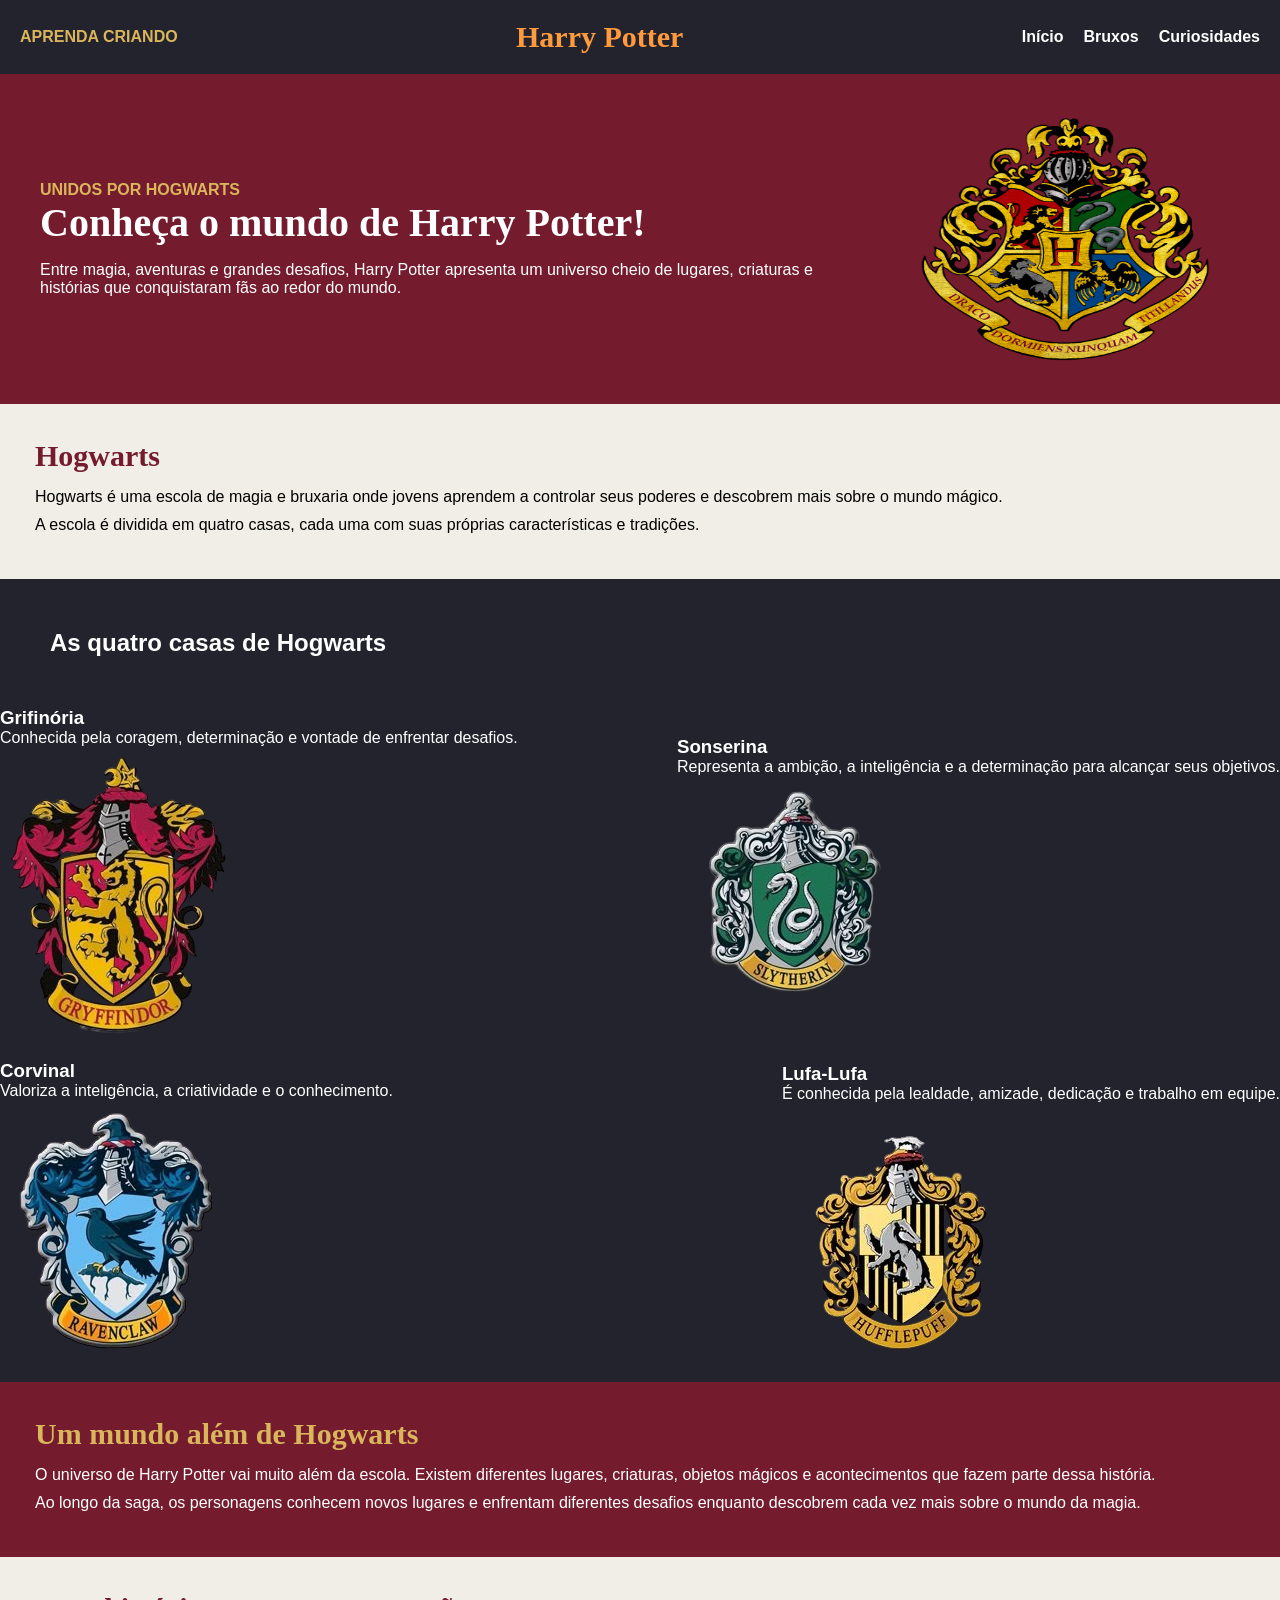
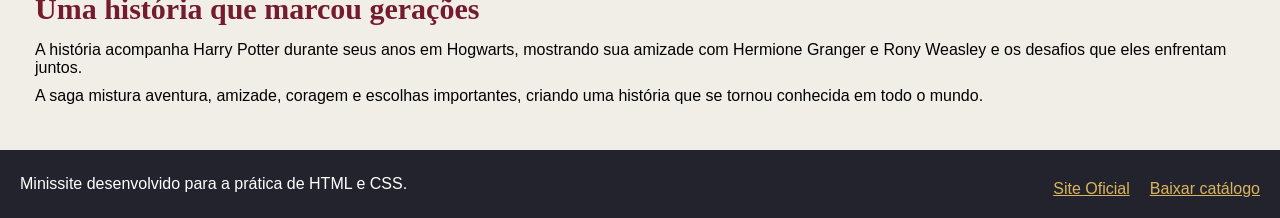
<file: index.html>
<!DOCTYPE html>
<html lang="pt-BR">

<head>

    <meta charset="UTF-8">

    <title>Harry Potter</title>

    <link rel="stylesheet" href="css/style.css">

</head>

<body>


    <header>

        <p><strong>APRENDA CRIANDO</strong></p>

        <h1>Harry Potter</h1>

        <section id="menu">

            <a href="index.html">Início</a>
            <a href="pages/bruxos.html">Bruxos</a>
            <a href="pages/curiosidades.html">Curiosidades</a>

        </section>

    </header>


    <main>


        <section id="introducao">

            <article>

                <p><strong>UNIDOS POR HOGWARTS</strong></p>

                <h2>Conheça o mundo de Harry Potter!</h2>

                <p>Entre magia, aventuras e grandes desafios, Harry Potter apresenta um universo cheio de lugares, criaturas e histórias que conquistaram fãs ao redor do mundo.</p>


            </article>

            <img src="assets/img/casas.png" alt="Brasão das quatro casas de Hogwarts">

        </section>


        <section id="hogwarts">

            <article>

                <h2>Hogwarts</h2>

                <p>Hogwarts é uma escola de magia e bruxaria onde jovens aprendem a controlar seus poderes e descobrem mais sobre o mundo mágico.</p>

                <p>A escola é dividida em quatro casas, cada uma com suas próprias características e tradições.</p>

            </article>

        </section>

        <h2 id="titulo-casas">As quatro casas de Hogwarts</h2>

        <section id="casas">


            <article>

                <h3>Grifinória</h3>

                <p>Conhecida pela coragem, determinação e vontade de enfrentar desafios.</p>

                    <img src="assets/img/grifinoria.png" alt="Brasão da Grifinória">

            </article>

            <article>

                <h3>Sonserina</h3>

                <p>Representa a ambição, a inteligência e a determinação para alcançar seus objetivos.</p>
                   <img src="assets/img/sonserina.png" alt="Brasão da Sonserina">

            </article>

            <article>

                <h3>Corvinal</h3>

                <p>Valoriza a inteligência, a criatividade e o conhecimento.</p>
                   <img src="assets/img/corvinal.png" alt="Brasão da Corvinal">

            </article>

            <article>

                <h3>Lufa-Lufa</h3>

                <p>É conhecida pela lealdade, amizade, dedicação e trabalho em equipe.</p>
                   <img src="assets/img/lufa.png" alt="Brasão da Lufa-Lufa">

            </article>

        </section>




        <section id="universo">

            <article>

                <h2>Um mundo além de Hogwarts</h2>

                <p>O universo de Harry Potter vai muito além da escola. Existem diferentes lugares, criaturas, objetos mágicos e acontecimentos que fazem parte dessa história.</p>

                <p>Ao longo da saga, os personagens conhecem novos lugares e enfrentam diferentes desafios enquanto descobrem cada vez mais sobre o mundo da magia.</p>

            </article>

        </section>

        <section id="historia">

            <article>

                <h2>Uma história que marcou gerações</h2>

                <p>A história acompanha Harry Potter durante seus anos em Hogwarts, mostrando sua amizade com Hermione Granger e Rony Weasley e os desafios que eles enfrentam juntos.</p>

                <p>A saga mistura aventura, amizade, coragem e escolhas importantes, criando uma história que se tornou conhecida em todo o mundo.</p>

            </article>

        </section>

    </main>

    <footer>
         <section id="footer">
               <p>Minissite desenvolvido para a prática de HTML e CSS.</p>
        </section>
         <section id="menu-final">
                <p><a href="https://www.harrypotter.com/" target="_blank" rel="noreferrer">Site Oficial</a></p>
                <p><a href="../assets/files/teste.txt" download>Baixar catálogo </a></p>
        </section>

    </footer>

</body>

</html>
</file>
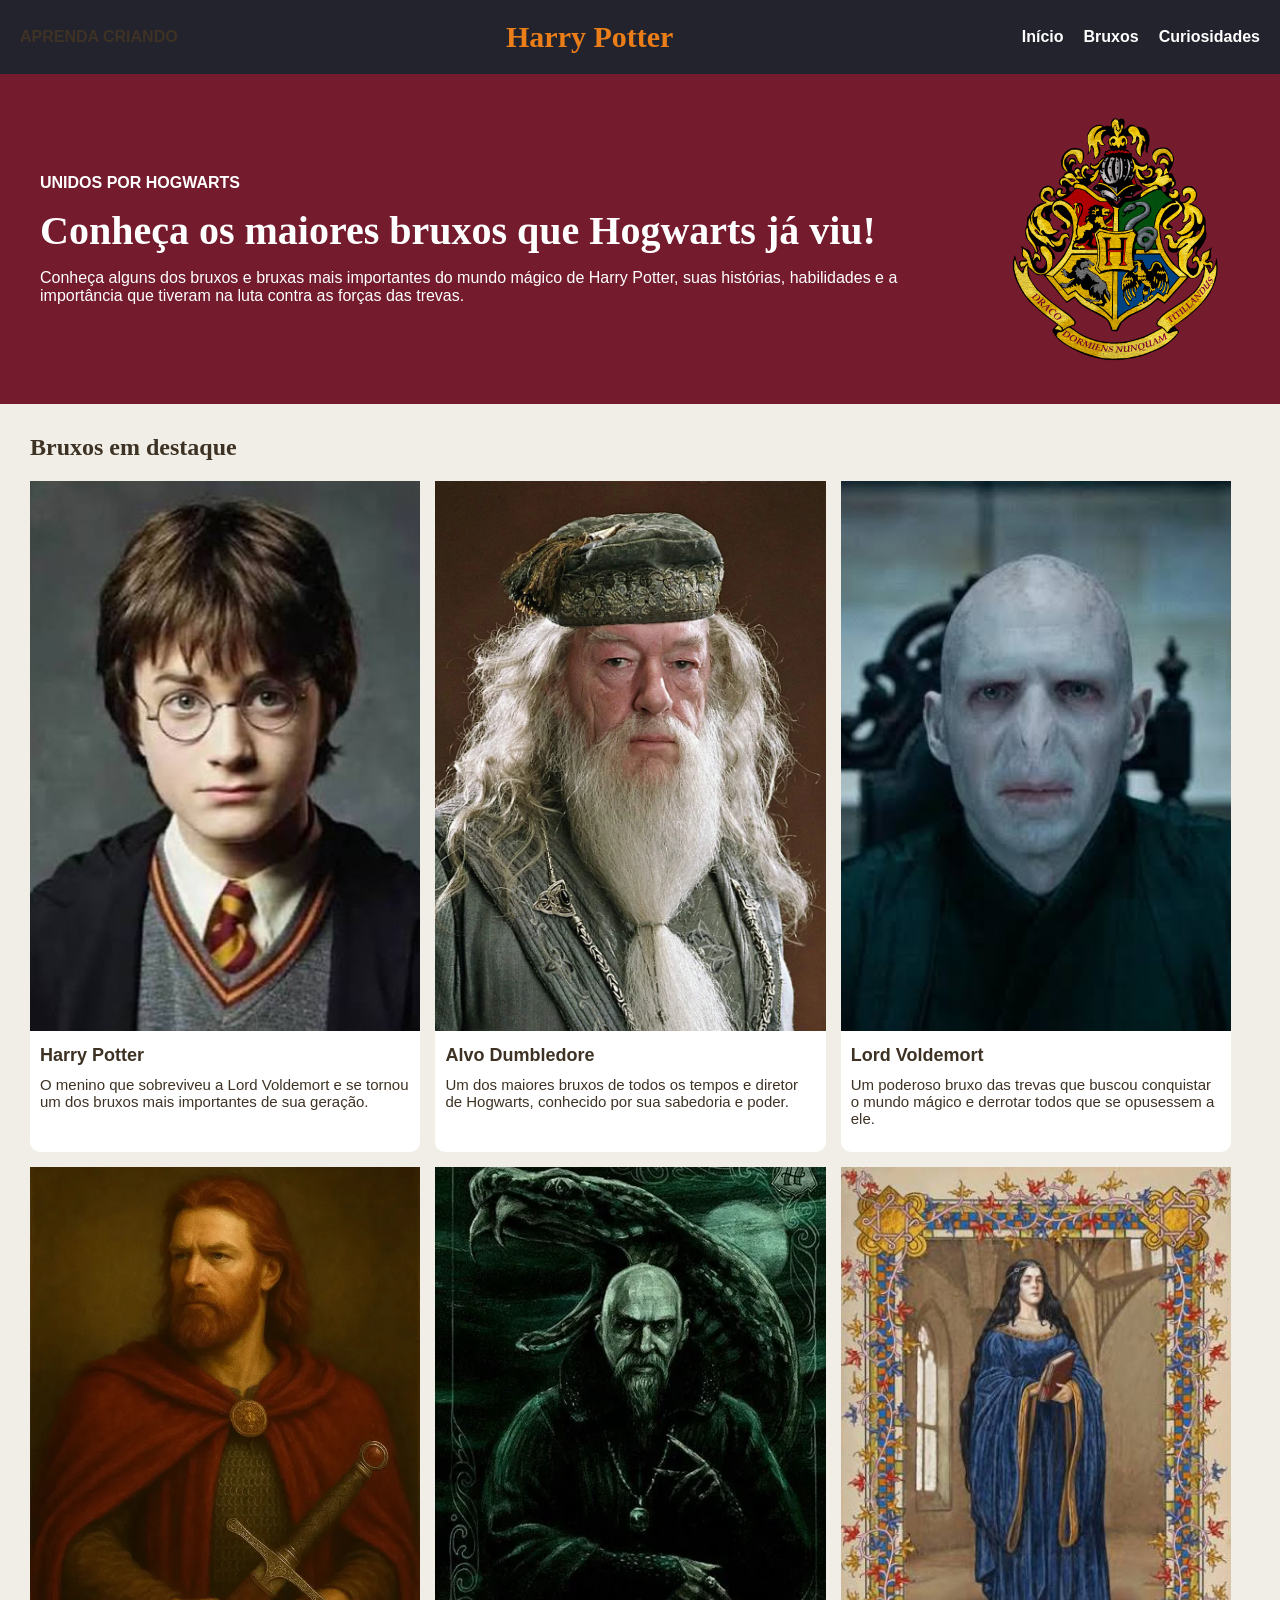
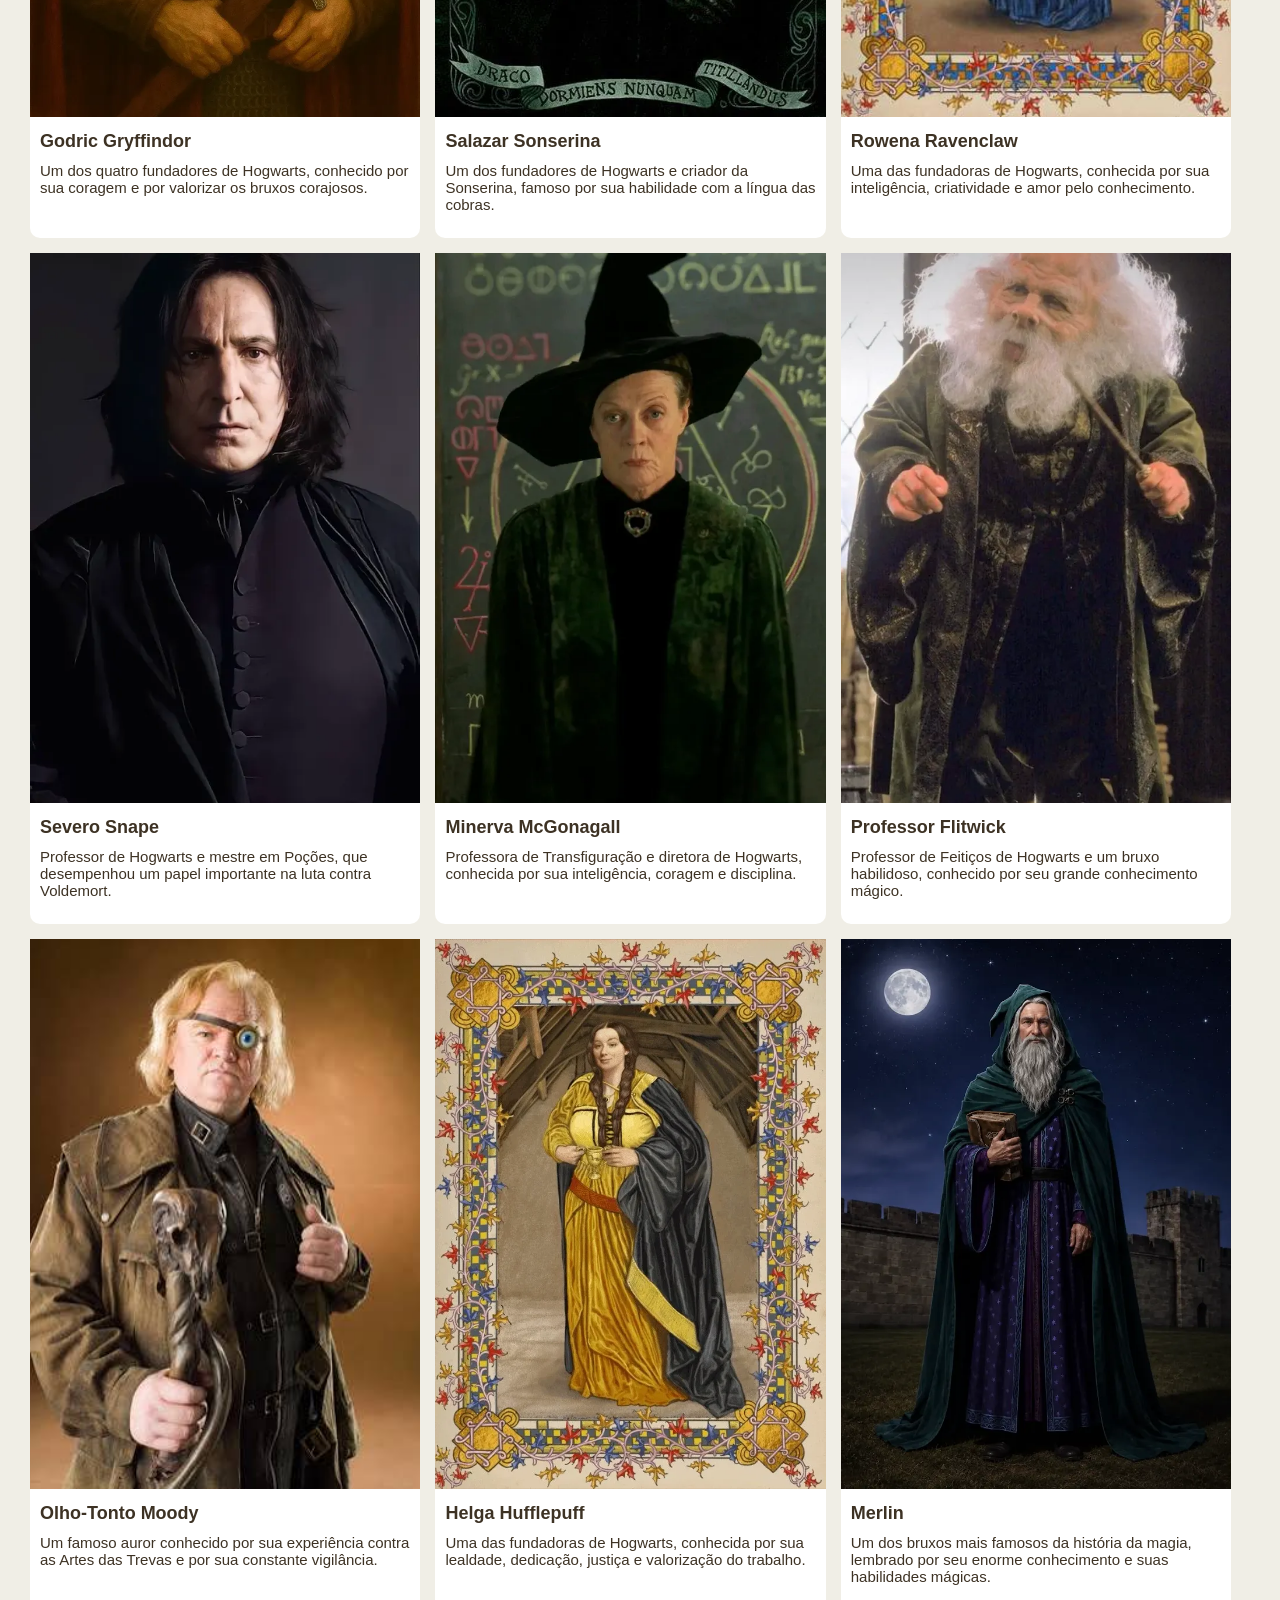
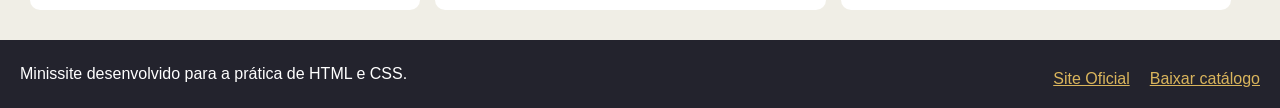
<file: pages/bruxos.html>
<!DOCTYPE html>
<html lang="pt-BR">

<head>
    <meta charset="UTF-8">
    <title>Personagens Harry Potter</title>
    <link rel="stylesheet" href="../css/bruxos.css">
</head>
<body>

    <header>

        <p><strong>APRENDA CRIANDO</strong></p>

        <h1>Harry Potter</h1>

        <section id="menu">
            <p><b><a href="../index.html">Início</a></b></p>
            <p><b><a href="bruxos.html">Bruxos</a></b></p>
            <p><b><a href="curiosidades.html">Curiosidades</a></b></p>
        </section>
    </header>


    <main>


        <section id="introducao">

            <article>

                <p><strong>UNIDOS POR HOGWARTS</strong></p>

                <h2>Conheça os maiores bruxos que Hogwarts já viu!</h2>

                <p>Conheça alguns dos bruxos e bruxas mais importantes do mundo mágico de Harry Potter, suas histórias, habilidades e a importância que tiveram na luta contra as forças das trevas.</p>

            </article>

            <img src="../assets/img/casas.png"
                 alt="Brasão das quatro casas de Hogwarts">

        </section>

        <section id="cards">

            <h2>Bruxos em destaque</h2>

            <section class="lista">

                <article class="card">
                    <img src="../assets/img/harry.png" alt="Harry Potter usando o uniforme de Hogwarts">
                    <h3>Harry Potter</h3>
                    <p>O menino que sobreviveu a Lord Voldemort e se tornou um dos bruxos mais importantes de sua geração.</p>
                </article>

                <article class="card">
                    <img src="../assets/img/dumbledore.png" alt="Alvo Dumbledore, diretor de Hogwarts">
                    <h3>Alvo Dumbledore</h3>
                    <p>Um dos maiores bruxos de todos os tempos e diretor de Hogwarts, conhecido por sua sabedoria e poder.</p>
                </article>

                <article class="card">
                    <img src="../assets/img/voldemort.png" alt="Lord Voldemort, bruxo das trevas">
                    <h3>Lord Voldemort</h3>
                    <p>Um poderoso bruxo das trevas que buscou conquistar o mundo mágico e derrotar todos que se opusessem a ele.</p>
                </article>

                <article class="card">
                    <img src="../assets/img/godric.png" alt="Godric Gryffindor, fundador de Hogwarts">
                    <h3>Godric Gryffindor</h3>
                    <p>Um dos quatro fundadores de Hogwarts, conhecido por sua coragem e por valorizar os bruxos corajosos.</p>
                </article>

                <article class="card">
                    <img src="../assets/img/salazar.png" alt="Salazar Sonserina, fundador de Hogwarts">
                    <h3>Salazar Sonserina</h3>
                    <p>Um dos fundadores de Hogwarts e criador da Sonserina, famoso por sua habilidade com a língua das cobras.</p>
                </article>

                <article class="card">
                    <img src="../assets/img/rowena.png" alt="Rowena Ravenclaw, fundadora de Hogwarts">
                    <h3>Rowena Ravenclaw</h3>
                    <p>Uma das fundadoras de Hogwarts, conhecida por sua inteligência, criatividade e amor pelo conhecimento.</p>
                </article>

                <article class="card">
                    <img src="../assets/img/snape.png" alt="Severo Snape, professor de Hogwarts">
                    <h3>Severo Snape</h3>
                    <p>Professor de Hogwarts e mestre em Poções, que desempenhou um papel importante na luta contra Voldemort.</p>
                </article>

                <article class="card">
                    <img src="../assets/img/minerva.png" alt="Minerva McGonagall, professora de Hogwarts">
                    <h3>Minerva McGonagall</h3>
                    <p>Professora de Transfiguração e diretora de Hogwarts, conhecida por sua inteligência, coragem e disciplina.</p>
                </article>

                <article class="card">
                    <img src="../assets/img/flitwick.png" alt="Professor Flitwick, professor de Feitiços">
                    <h3>Professor Flitwick</h3>
                    <p>Professor de Feitiços de Hogwarts e um bruxo habilidoso, conhecido por seu grande conhecimento mágico.</p>
                </article>

                <article class="card">
                    <img src="../assets/img/moody.png" alt="Olho-Tonto Moody, famoso auror">
                    <h3>Olho-Tonto Moody</h3>
                    <p>Um famoso auror conhecido por sua experiência contra as Artes das Trevas e por sua constante vigilância.</p>
                </article>

                <article class="card">
                    <img src="../assets/img/hufflepuff.png" alt="Helga Hufflepuff, fundadora de Hogwarts">
                    <h3>Helga Hufflepuff</h3>
                    <p>Uma das fundadoras de Hogwarts, conhecida por sua lealdade, dedicação, justiça e valorização do trabalho.</p>
                </article>

                <article class="card">
                    <img src="../assets/img/merlin.png" alt="Merlin, famoso bruxo da história da magia">
                    <h3>Merlin</h3>
                    <p>Um dos bruxos mais famosos da história da magia, lembrado por seu enorme conhecimento e suas habilidades mágicas.</p>
                </article>

            </section>

        </section>

    </main>
    <footer>
        <section id="footer">
            <p>Minissite desenvolvido para a prática de HTML e CSS.</p>
        </section>

        <section id="menu-final">
                <p><a href="https://www.harrypotter.com/" target="_blank" rel="noreferrer">Site Oficial</a></p>
                <p><a href="../assets/files/teste.txt" download>Baixar catálogo </a></p>
        </section>
    </footer>
</body>
</html>
</file>
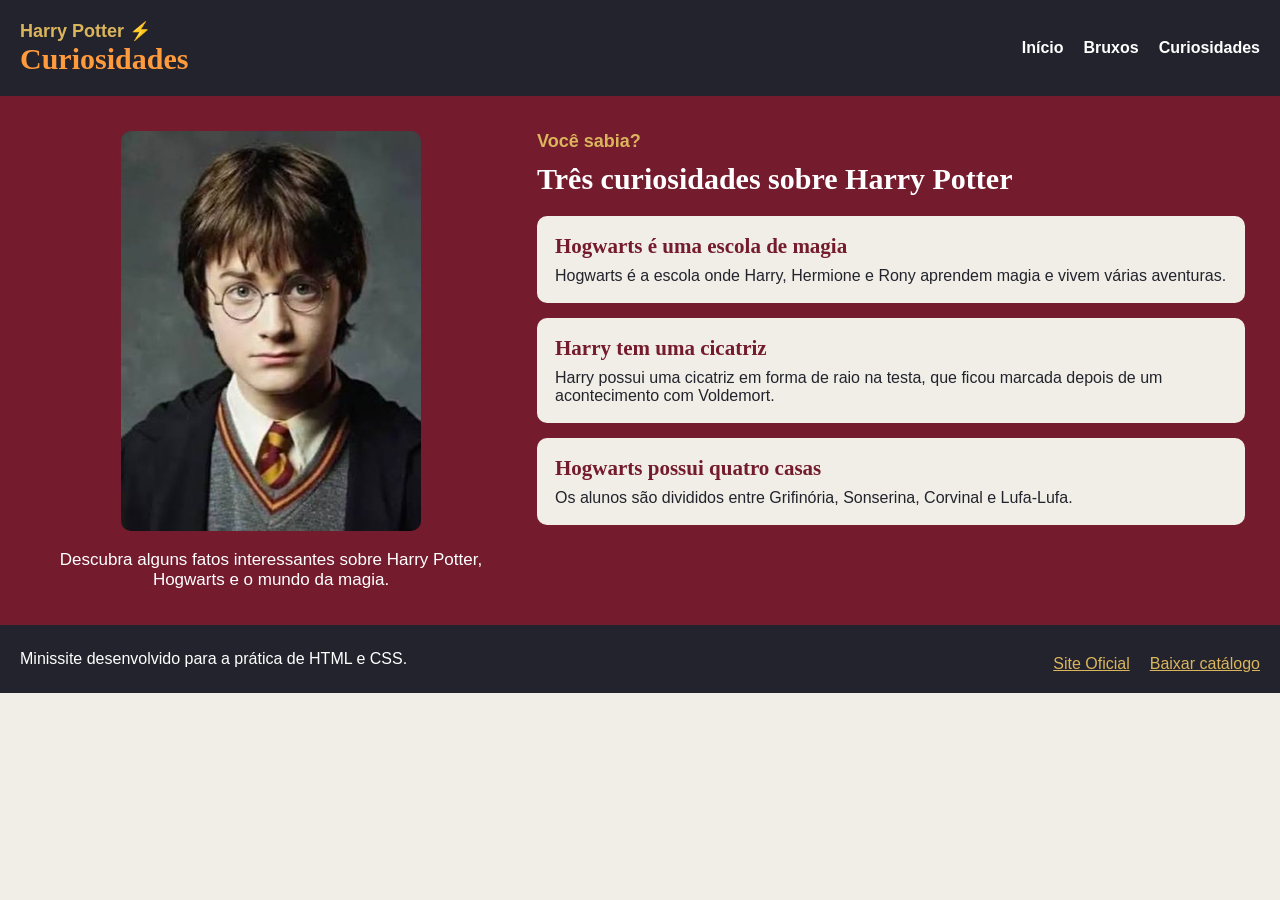
<file: pages/curiosidades.html>
<!DOCTYPE html>
<html lang="pt-BR">
    <head>
        <meta charset="UTF-8" />
        <title>curiosidades</title>
        <link rel="stylesheet" href="../css/curiosidades.css" />
    </head>
    <body>
        <header>
            <section id="titulo">
                <p><b>Harry Potter ⚡</b></p>
                <h1>Curiosidades</h1>
            </section>

            <section id="menu">
                <p><b><a href="../index.html">Início</a></b></p>
                <p><b><a href="bruxos.html">Bruxos</a></b></p>
                <p><b><a href="curiosidades.html">Curiosidades</a></b></p>
            </section>
        </header>

        <main>


            <section id="curiosidades">
                <article id="img-curiosidades">
                    <img src="../assets/img/harry.png"  alt="imagem de harry Potter">
                    <p>Descubra alguns fatos interessantes sobre Harry Potter,
                Hogwarts e o mundo da magia.</p>
                </article>

                <article id="cards">
                    <p><b>Você sabia?</b></p>
                    <h2> Três curiosidades sobre Harry Potter</h2>

                    <article class="card">
                        <h3> Hogwarts é uma escola de magia</h3>
                        <p>Hogwarts é a escola onde Harry, Hermione e Rony aprendem magia e vivem várias aventuras.</p>
                    </article>

                    <article class="card">
                        <h3> Harry tem uma cicatriz</h3>
                        <p>Harry possui uma cicatriz em forma de raio na testa, que ficou marcada depois de um acontecimento com Voldemort.</p>
                    </article>

                    <article class="card">
                        <h3> Hogwarts possui quatro casas</h3>
                        <p>Os alunos são divididos entre Grifinória, Sonserina, Corvinal e Lufa-Lufa.</p>
                    </article>
                </article>
            </section>
        </main>

        <footer>
            <section id="footer">
               <p>Minissite desenvolvido para a prática de HTML e CSS.</p>
            </section>

            <section id="menu-final">
                <p><a href="https://www.harrypotter.com/" target="_blank" rel="noreferrer">Site Oficial</a></p>
                <p><a href="../assets/files/teste.txt" download>Baixar catálogo </a></p>
            </section>
        </footer>
    </body>
</html>
</file>
<file: css/style.css>
* {
    padding: 0;
    margin: 0;
    box-sizing: border-box;
}

body {
    font-family: Arial, sans-serif;
    background-color: rgb(240, 238, 230);
}

header {
      background-color: rgb(35, 35, 45);
    padding: 20px;
    display: flex;
    justify-content: space-between;
    align-items: center;
}

#titulo p {
    color: rgb(218, 181, 92);
    font-size: 18px;
}

#titulo h1 {
    color: rgb(255, 155, 61);
    font-family: 'Times New Roman', Times, serif;
    font-size: 30px;
}

#menu {
    display: flex;
    gap: 20px;
}

#menu a {
    color: white;
    text-decoration: none;
    font-weight: bold;
}


h1 {
    text-align: center;
    font-family: 'Times New Roman', Times, serif;
    color: rgb(255, 155, 61);
    font-size: 30px;
}

header h2 {
    font-family: 'Times New Roman', Times, serif;
    color: rgb(218, 181, 92);
}

strong {
    color: rgb(218, 181, 92);
}

header section {
    display: flex;
    gap: 20px;
}

header section a {
    color: white;
}

#introducao {
    display: flex;
    align-items: center;
    gap: 30px;
    padding: 40px;
    background-color: rgb(116, 27, 45);
}

#introducao article {
    flex: 1;
    color: white;
}

#introducao h2 {
    font-family: 'Times New Roman', Times, serif;
    font-size: 40px;
    margin-bottom: 15px;
}

#introducao img {
    width: 350px;
    height: 250px;
}

#titulo-casas {
     background-color: rgb(35, 35, 45);
    color: white;
    padding: 50px;
}

#casas {
    display:flex;
    flex-direction: row;
    justify-content: space-between;
    align-items: center;
    flex-wrap: wrap;
    gap:15px;
    background-color: rgb(35, 35, 45);
    color: white;
}

#casas h2 {
    font-family: 'Times New Roman', Times, serif;
    font-size: 30px;
    color: rgb(218, 181, 92);
    margin-bottom: 20px;
}


.card {
    width: 20%;
    background-color: white;
    color: black;
    padding-bottom: 15px;
    border-radius: 10px;
    display: flex;
}

.card img {
    width: 100%;
}

.card h3 {
    margin: 10px;
}

.card p {
    margin: 10px;
}

#universo {
    padding: 35px;
    background-color: rgb(116, 27, 45);
    color: white;
}

#universo h2{
    font-family: 'Times New Roman', Times, serif;
    font-size: 30px;
    margin-bottom: 15px;
}
#historia h2{
    font-family: 'Times New Roman', Times, serif;
    font-size: 30px;
    margin-bottom: 15px;
}
#hogwarts h2 {
    font-family: 'Times New Roman', Times, serif;
    font-size: 30px;
    margin-bottom: 15px;
}

#universo h2 {
    color: rgb(218, 181, 92);
}

#historia {
    padding: 35px;
    background-color: rgb(240, 238, 230);
}

#historia h2 {
    color: rgb(116, 27, 45);
}

#historia p{
    margin-bottom: 10px;
}

#universo p{
    margin-bottom: 10px;
}

#hogwarts p {
    margin-bottom: 10px;
}

#hogwarts {
    padding: 35px;
    background-color: rgb(240, 238, 230);
}

#hogwarts h2 {
    color: rgb(116, 27, 45);
}

footer {
    background-color: rgb(35, 35, 45);
    color: white;
    padding: 20px;
    display: flex;
    flex-direction: row;
    justify-content: space-between;
    align-items: center;
}

#menu-final {
    display: flex;
    flex-direction: row;
    justify-content: flex-end;
    align-items: center;
    flex-wrap: nowrap;
    gap: 20px;
    margin-top: 10px;
}
#menu-final a {
    color: rgb(218, 181, 92);
}
</file>
<file: css/bruxos.css>
* {
    padding: 0;
    margin: 0;
    box-sizing: border-box;
}

body {
    font-family: Arial, sans-serif;
    background-color: rgb(0, 0, 0);
    color:rgb(61, 50, 36);
}

header {
    display: flex;
    align-items: center;
    justify-content: space-between;
    padding: 20px;
    background-color: rgb(35, 35, 45);
    gap: 20px;
}

h1 {
    text-align: center;
    font-family: 'Times New Roman', Times, serif;
    color: rgb(235, 126, 24);
    font-size: 30px;
}

#menu {
    display: flex;
    gap: 20px;
    margin-left: 20px;
}

#menu a {
    color: white;
    text-decoration: none;
}

#introducao {
    display: flex;
    align-items: center;
    justify-content: space-between;
    gap: 30px;
    padding: 40px;
    background-color: rgb(116, 27, 45);
}

#introducao article {
    color: white;
}

#introducao h2 {
    font-family: 'Times New Roman', Times, serif;
    font-size: 40px;
    margin-top: 15px;
    margin-bottom: 15px;
}

#introducao img {
    width: 350px;
    height: 250px;
}
#cards {
    padding: 30px;
    background-color: rgb(240, 238, 230);
}

#cards h2 {
    font-family: 'Times New Roman', Times, serif;
    margin-bottom: 20px;
}

.lista {
    display: flex;
    flex-wrap: wrap;
    gap: 15px;
}

.card {
    background-color: white;
    width: 32%;
    padding-bottom: 15px;
    border-radius: 10px;
}

.card img {
    width: 100%;
    height: 550px;
    object-fit: cover;
    background-color: rgb(230, 230, 230);
}

.card h3 {
    margin: 10px;
    font-size: 18px;
}

.card p {
    margin: 10px;
    font-size: 15px;
}

footer {
    background-color: rgb(35, 35, 45);
    color: white;
    padding: 20px;
    display: flex;
    flex-direction: row;
    justify-content: space-between;
    align-items: center;
}

#menu-final {
    display: flex;
    flex-direction: row;
    justify-content: flex-end;
    align-items: center;
    flex-wrap: nowrap;
    gap: 20px;
    margin-top: 10px;
}

#menu-final a {
    color: rgb(218, 181, 92);
}
</file>
<file: css/curiosidades.css>
* {
    padding: 0;
    margin: 0;
    box-sizing: border-box;
}

body {
    background-color: rgb(240, 238, 230);
    font-family: Arial, sans-serif;
}

header {
    background-color: rgb(35, 35, 45);
    padding: 20px;
    display: flex;
    justify-content: space-between;
    align-items: center;
}

#titulo p {
    color: rgb(218, 181, 92);
    font-size: 18px;
}

#titulo h1 {
    color: rgb(255, 155, 61);
    font-family: 'Times New Roman', Times, serif;
    font-size: 30px;
}

#menu {
    display: flex;
    gap: 20px;
}

#menu a {
    color: white;
    text-decoration: none;
}

#curiosidades {
    padding: 35px;
    background-color: rgb(116, 27, 45);
    display: flex;
    gap: 30px;
}

#img-curiosidades {
    width: 40%;
    text-align: center;
}

#img-curiosidades img {
    width: 300px;
    height: 400px;
    border-radius: 10px;
}

#img-curiosidades p {
    color: white;
    font-size: 17px;
    margin-top: 15px;
}

#cards {
    width: 60%;
}

#cards > p {
    color: rgb(218, 181, 92);
    font-size: 18px;
}

#cards h2 {
    color: white;
    font-family: 'Times New Roman', Times, serif;
    font-size: 30px;
    margin: 10px 0 20px;
}

.card {
    background-color: rgb(240, 238, 230);
    padding: 18px;
    margin-bottom: 15px;
    border-radius: 10px;
}

.card h3 {
    color: rgb(116, 27, 45);
    font-family: 'Times New Roman', Times, serif;
    font-size: 21px;
    margin-bottom: 8px;
}

.card p {
    color: rgb(35, 35, 45);
    font-size: 16px;
}

footer {
    background-color: rgb(35, 35, 45);
    color: white;
    padding: 20px;
    display: flex;
    flex-direction: row;
    justify-content: space-between;
    align-items: center;
}

#menu-final {
    display: flex;
    flex-direction: row;
    justify-content: flex-end;
    align-items: center;
    flex-wrap: nowrap;
    gap: 20px;
    margin-top: 10px;
}

#menu-final a {
    color: rgb(218, 181, 92);
}
</file>
